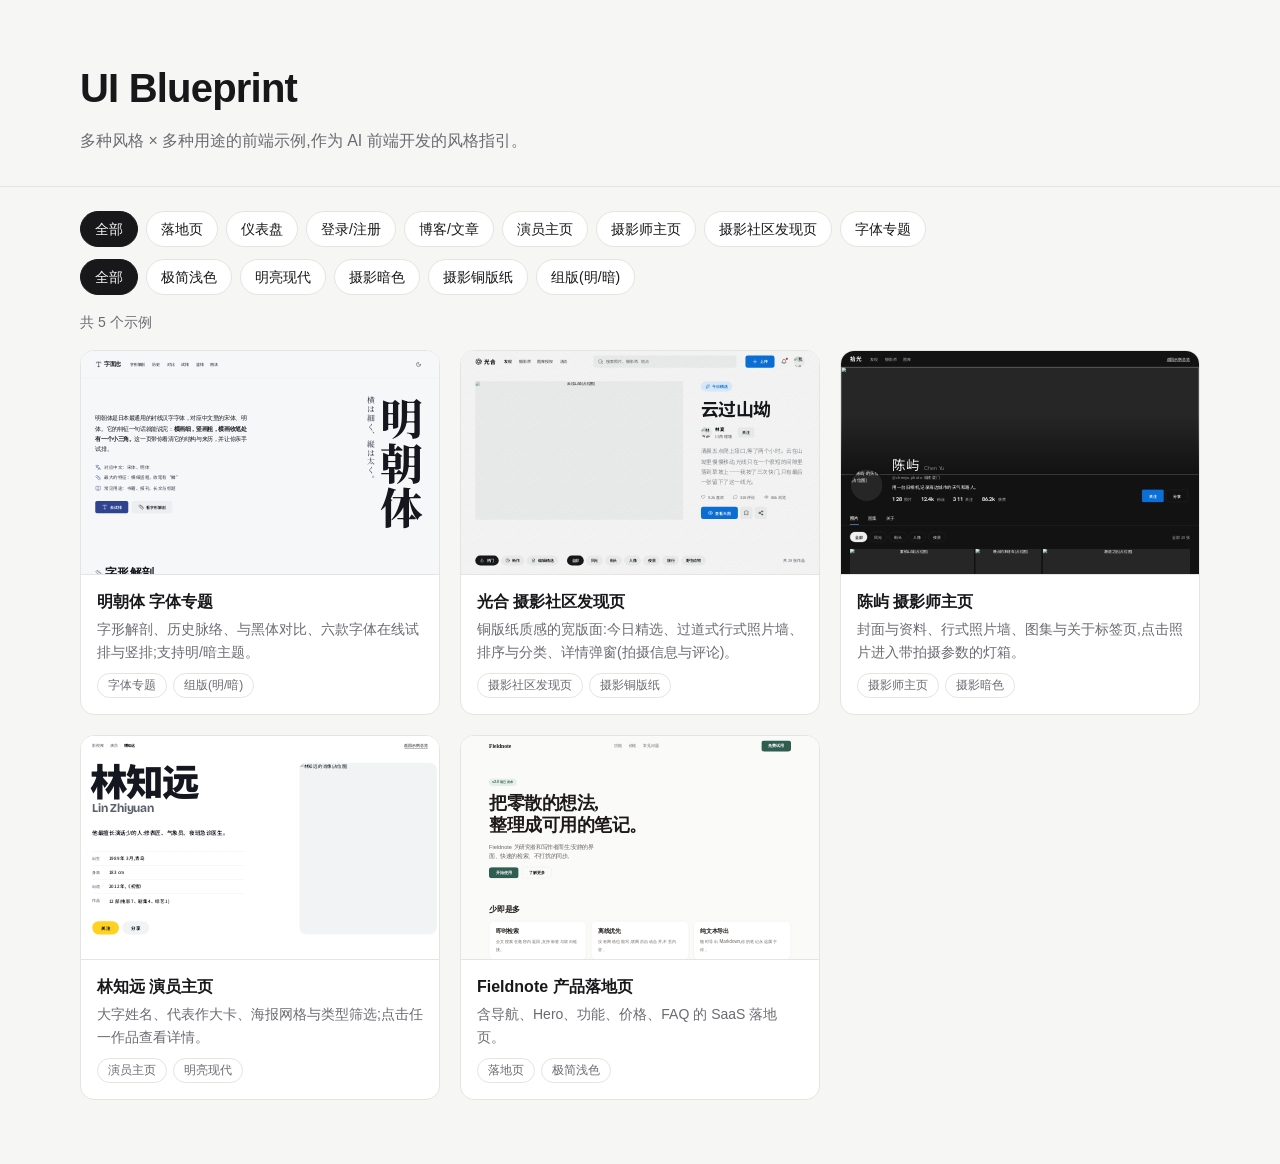
<file: index.html>
<!doctype html>
<html lang="zh-CN">
<head>
  <meta charset="utf-8">
  <meta name="viewport" content="width=device-width, initial-scale=1">
  <title>UI Blueprint — 示例总览</title>
  <meta name="description" content="多种风格与用途的前端页面示例与设计风格指引">
  <link rel="icon" href="data:,">
  <link rel="stylesheet" href="assets/gallery.css">
</head>
<body>
  <header class="top">
    <div class="wrap">
      <h1>UI Blueprint</h1>
      <p>多种风格 × 多种用途的前端示例,作为 AI 前端开发的风格指引。</p>
    </div>
  </header>
  <main class="wrap">
    <div class="filters" aria-label="筛选">
      <div class="group" id="f-use" role="group" aria-label="按用途"></div>
      <div class="group" id="f-style" role="group" aria-label="按风格"></div>
    </div>
    <p class="count" id="count" aria-live="polite"></p>
    <div class="cards" id="cards"></div>
  </main>
  <script src="assets/catalog.js"></script>
  <script src="assets/gallery.js"></script>
</body>
</html>
</file>
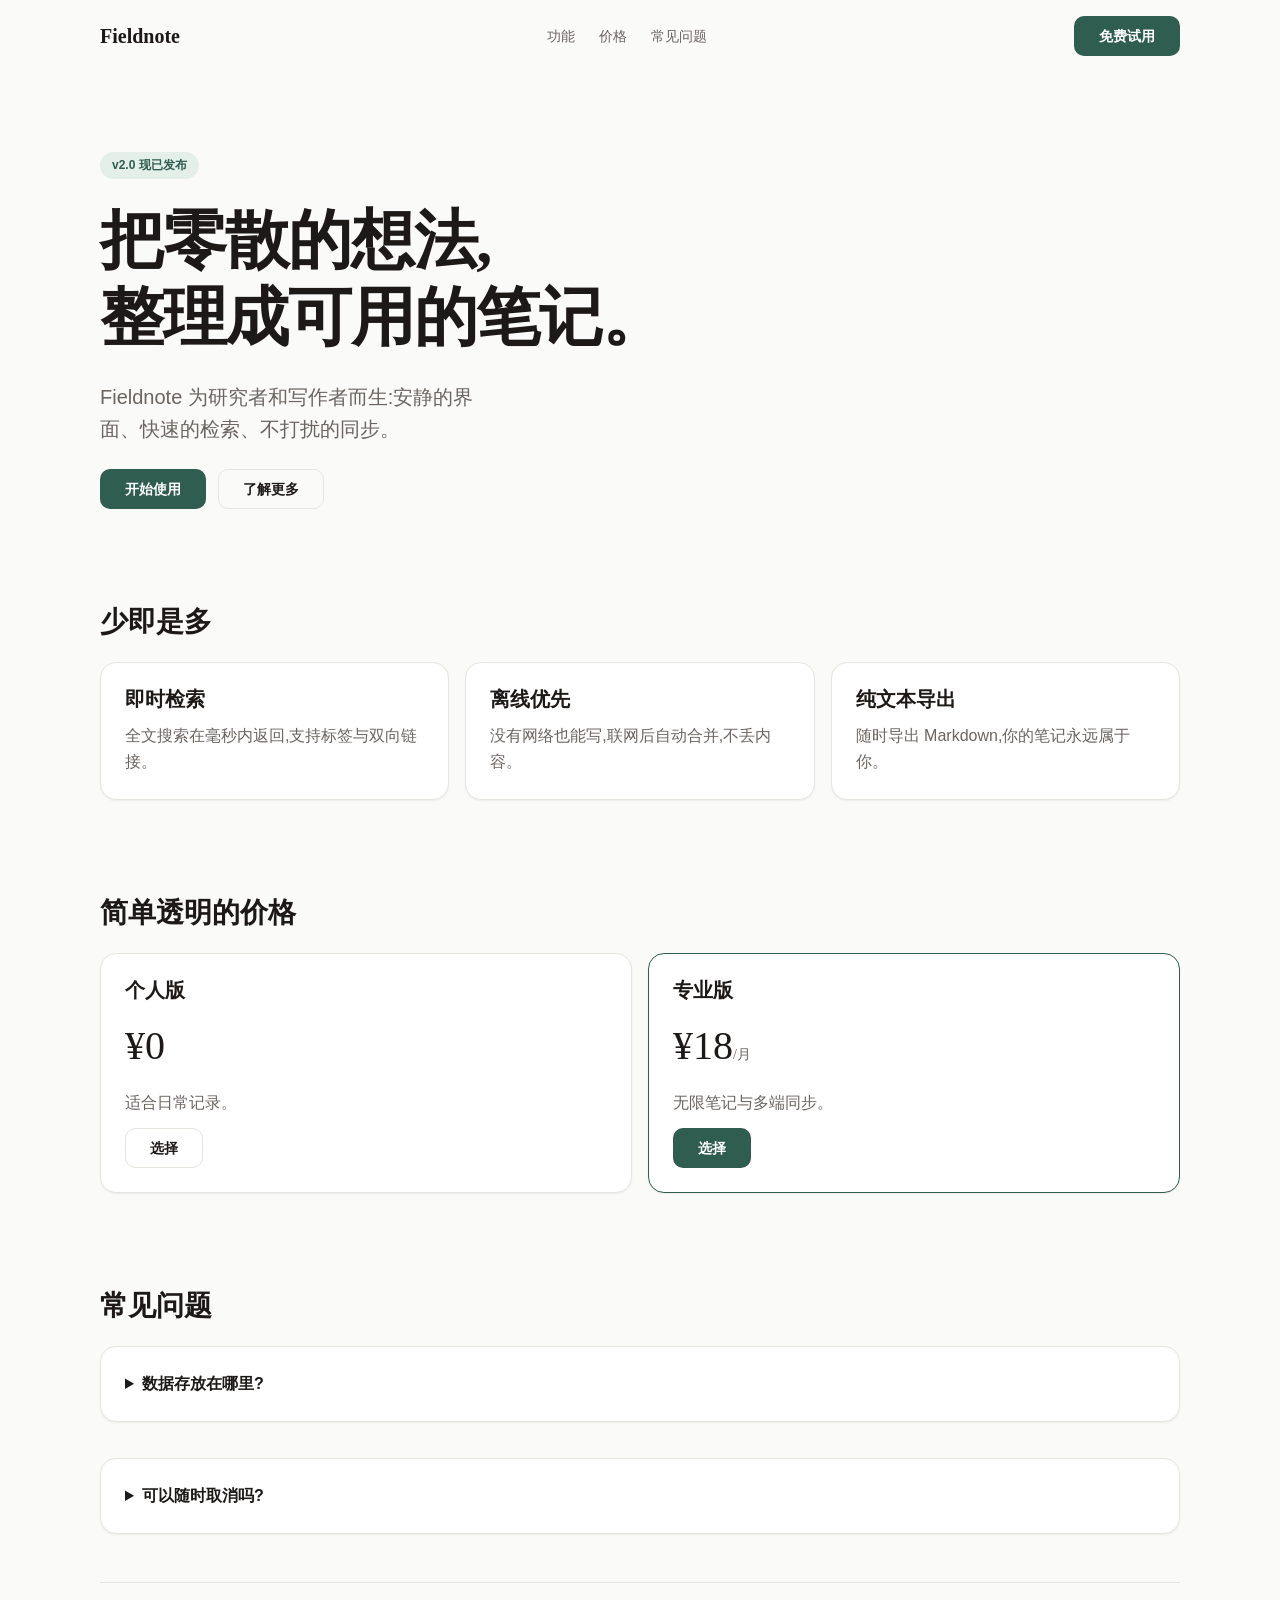
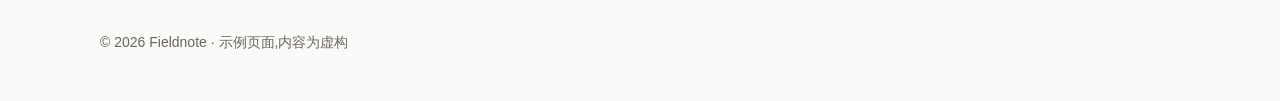
<file: examples/landing/minimal-light/index.html>
<!doctype html>
<html lang="zh-CN">
<head>
  <meta charset="utf-8">
  <meta name="viewport" content="width=device-width, initial-scale=1">
  <title>Fieldnote — 产品落地页(minimal-light)</title>
  <meta name="description" content="minimal-light 风格的 SaaS 落地页示例">
  <link rel="icon" href="data:,">
  <link rel="stylesheet" href="../../../styles/minimal-light/tokens.css">
  <link rel="stylesheet" href="../../../shared/base.css">
  <link rel="stylesheet" href="../../../styles/minimal-light/components.css">
  <link rel="stylesheet" href="./style.css">
</head>
<body>
  <header class="container nav">
    <strong class="brand">Fieldnote</strong>
    <ul class="nav-links">
      <li><a href="#features">功能</a></li>
      <li><a href="#pricing">价格</a></li>
      <li><a href="#faq">常见问题</a></li>
    </ul>
    <a class="btn btn-primary" href="#pricing">免费试用</a>
  </header>

  <main>
    <section class="container hero">
      <span class="badge">v2.0 现已发布</span>
      <h1>把零散的想法,<br>整理成可用的笔记。</h1>
      <p class="lead">Fieldnote 为研究者和写作者而生:安静的界面、快速的检索、不打扰的同步。</p>
      <div class="actions">
        <a class="btn btn-primary" href="#pricing">开始使用</a>
        <a class="btn btn-ghost" href="#features">了解更多</a>
      </div>
    </section>

    <section id="features" class="container section">
      <h2>少即是多</h2>
      <div class="grid">
        <article class="card"><h3>即时检索</h3><p>全文搜索在毫秒内返回,支持标签与双向链接。</p></article>
        <article class="card"><h3>离线优先</h3><p>没有网络也能写,联网后自动合并,不丢内容。</p></article>
        <article class="card"><h3>纯文本导出</h3><p>随时导出 Markdown,你的笔记永远属于你。</p></article>
      </div>
    </section>

    <section id="pricing" class="container section">
      <h2>简单透明的价格</h2>
      <div class="grid two">
        <article class="card"><h3>个人版</h3><p class="price">¥0</p><p>适合日常记录。</p><a class="btn btn-ghost" href="#">选择</a></article>
        <article class="card plan-pro"><h3>专业版</h3><p class="price">¥18<small>/月</small></p><p>无限笔记与多端同步。</p><a class="btn btn-primary" href="#">选择</a></article>
      </div>
    </section>

    <section id="faq" class="container section">
      <h2>常见问题</h2>
      <details class="card"><summary>数据存放在哪里?</summary><p>默认存放在本地,开启同步后加密存储在云端。</p></details>
      <details class="card"><summary>可以随时取消吗?</summary><p>可以,取消后仍可使用个人版功能。</p></details>
    </section>
  </main>

  <footer class="container foot">© 2026 Fieldnote · 示例页面,内容为虚构</footer>
</body>
</html>
</file>
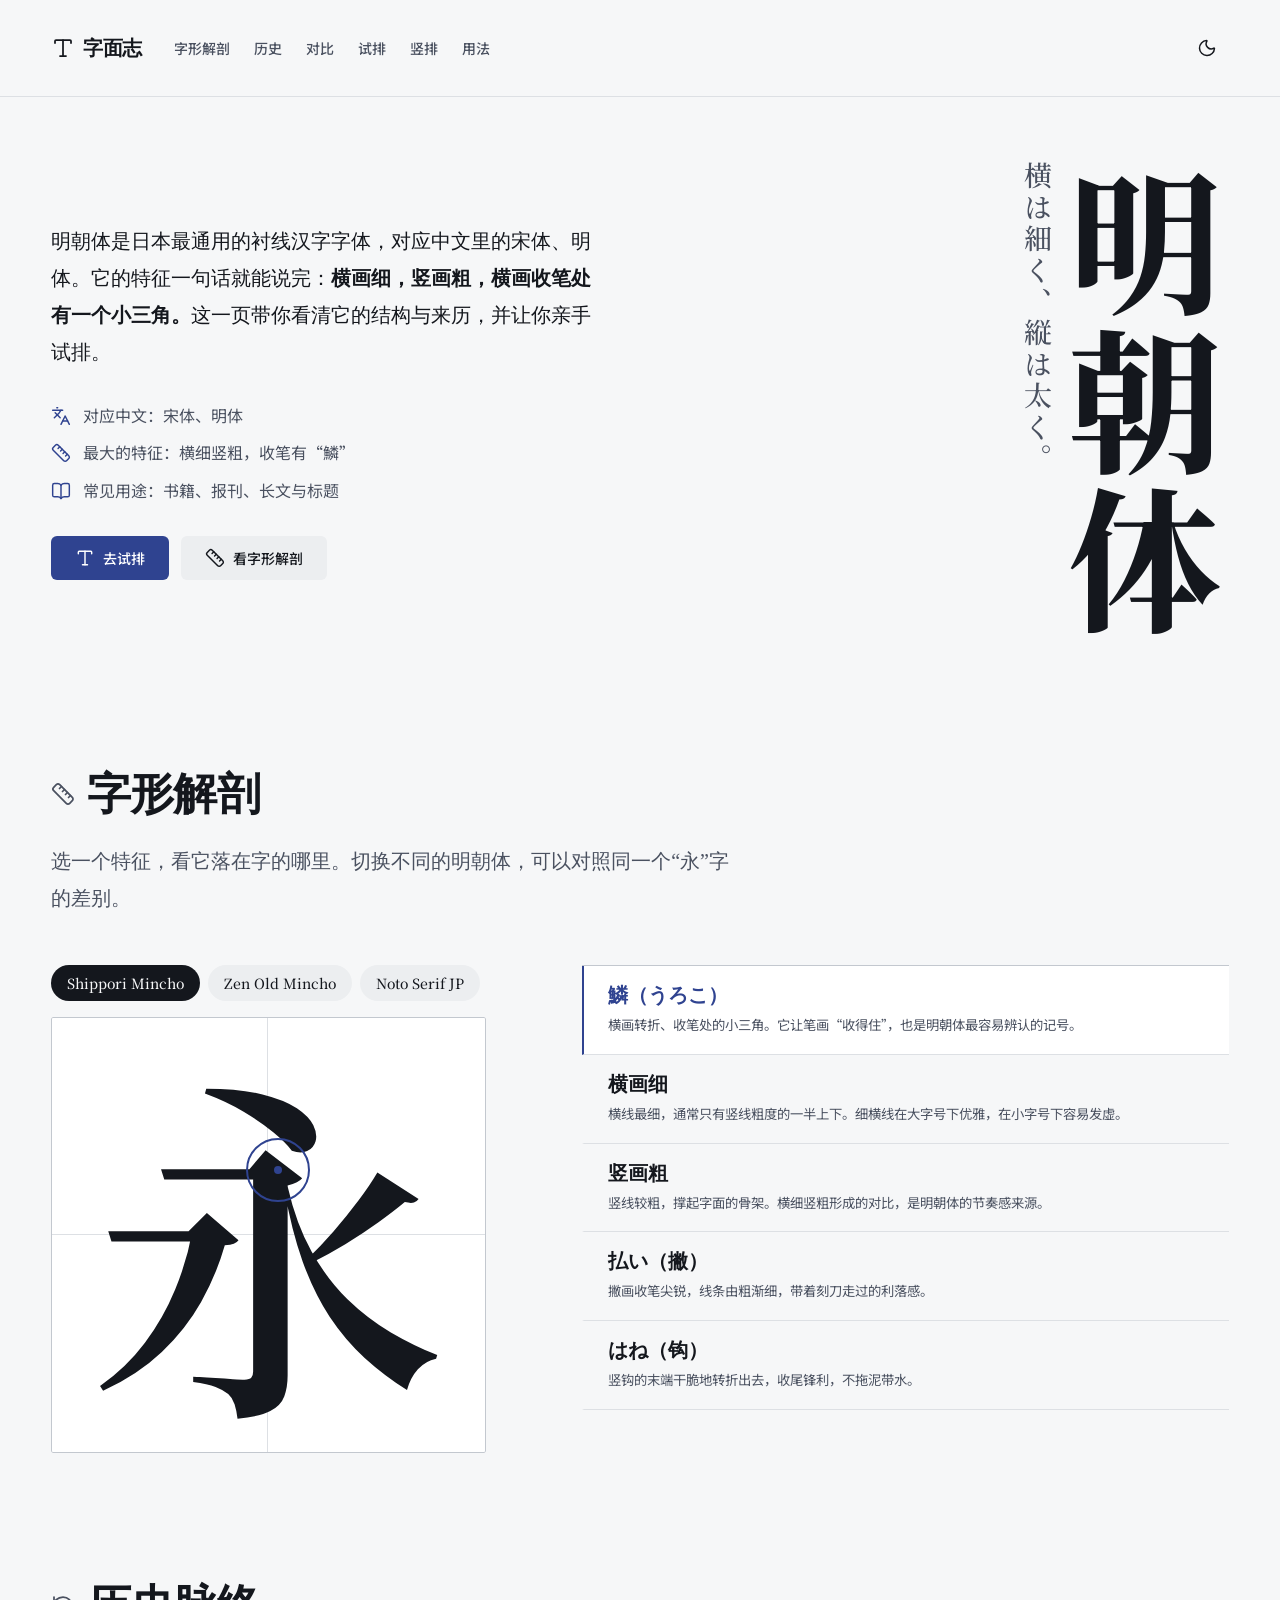
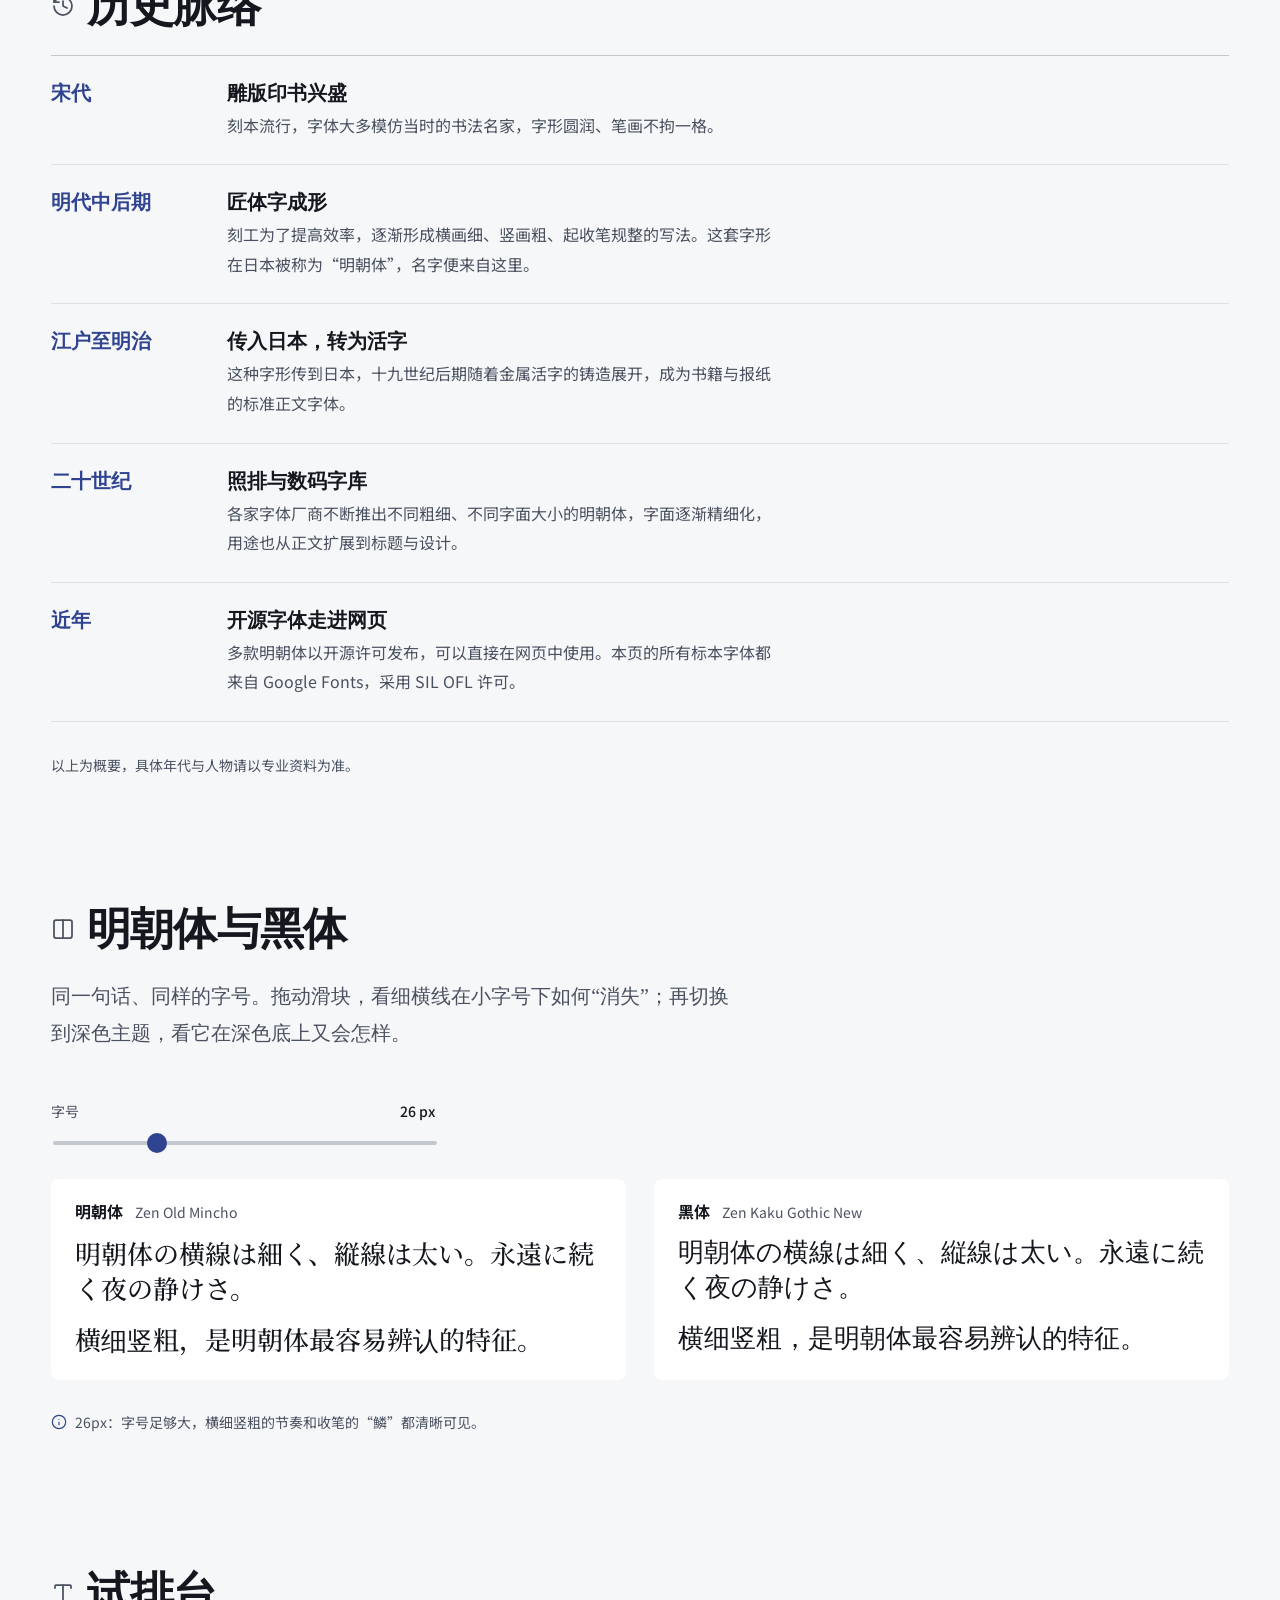
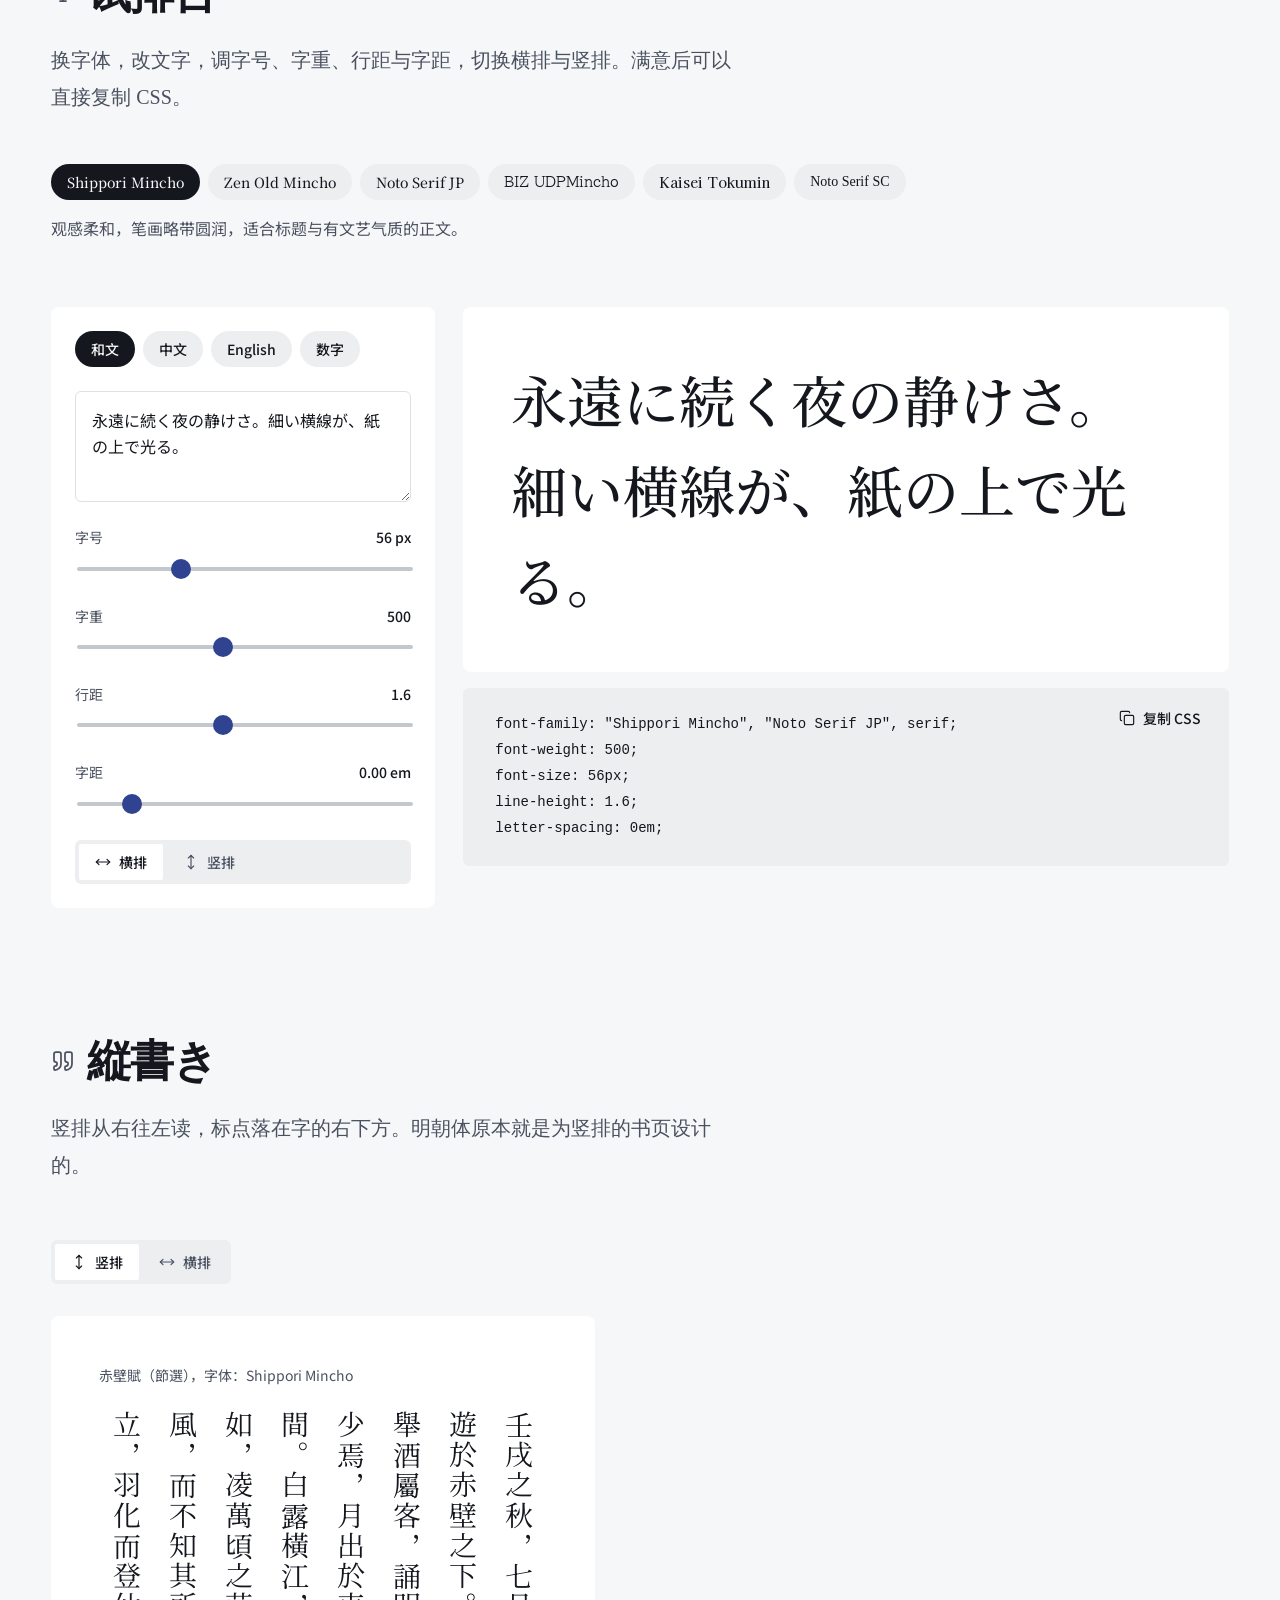
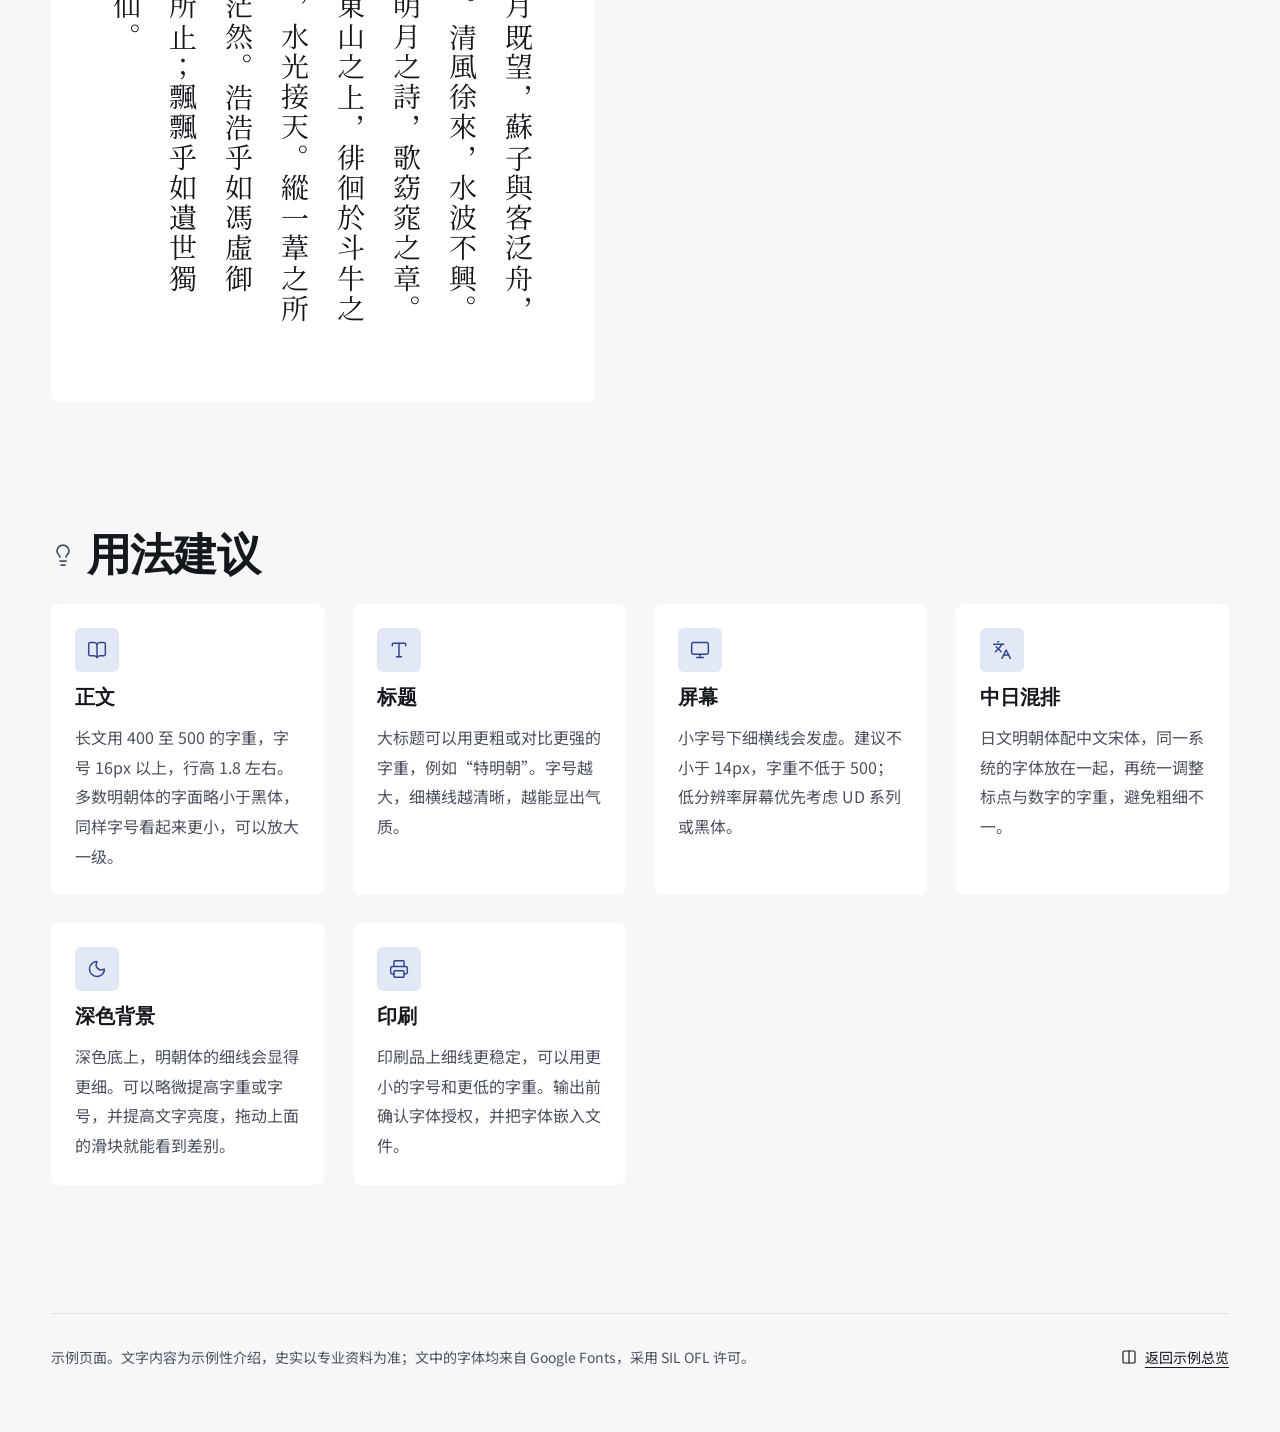
<file: examples/type-specimen/typeset/index.html>
<!doctype html>
<html lang="zh-CN">
<head>
  <meta charset="utf-8">
  <meta name="viewport" content="width=device-width, initial-scale=1">
  <title>明朝体 — 字体专题（组版）</title>
  <meta name="description" content="明朝体字体专题示例：字形解剖、历史脉络、与黑体对比、在线试排与竖排。">
  <meta name="color-scheme" content="light dark">
  <link rel="icon" href="data:,">
  <link rel="preconnect" href="https://fonts.googleapis.com">
  <link rel="preconnect" href="https://fonts.gstatic.com" crossorigin>
  <!-- 标本字体：体积较大，只在这个示例里引入 -->
  <link rel="stylesheet" href="https://fonts.googleapis.com/css2?family=Shippori+Mincho:wght@400;500;600;700;800&family=Zen+Old+Mincho:wght@400;500;600;700;900&family=Noto+Serif+JP:wght@200..900&family=BIZ+UDPMincho:wght@400;700&family=Kaisei+Tokumin:wght@400;500;700;800&family=Zen+Kaku+Gothic+New:wght@400;500;700;900&family=Noto+Serif+SC:wght@200..900&display=swap">
  <link rel="stylesheet" href="../../../styles/typeset/tokens.css">
  <link rel="stylesheet" href="../../../shared/base.css">
  <link rel="stylesheet" href="../../../shared/icons.css">
  <link rel="stylesheet" href="../../../styles/typeset/components.css">
  <link rel="stylesheet" href="./style.css">
  <script>
    /* 在渲染前确定主题，避免闪烁：优先读取用户上次的选择，否则跟随系统 */
    (function () {
      var t = null;
      try { t = localStorage.getItem('typeset-theme'); } catch (e) {}
      if (t !== 'light' && t !== 'dark') t = window.matchMedia && matchMedia('(prefers-color-scheme: dark)').matches ? 'dark' : 'light';
      document.documentElement.setAttribute('data-theme', t);
    })();
  </script>
</head>
<body>
  <a class="skip" href="#main">跳到正文</a>

  <header class="site">
    <div class="container site__in">
      <a class="brand" href="#top"><span data-icon="type" data-icon-class="icon--lg"></span><span class="brand__name">字面志</span></a>
      <nav aria-label="本页目录">
        <ul class="site__nav">
          <li><a href="#anatomy">字形解剖</a></li>
          <li><a href="#history">历史</a></li>
          <li><a href="#compare">对比</a></li>
          <li><a href="#tester">试排</a></li>
          <li><a href="#vertical">竖排</a></li>
          <li><a href="#tips">用法</a></li>
        </ul>
      </nav>
      <button class="btn btn--icon btn--ghost btn--round" type="button" id="theme" aria-label="切换为深色主题" aria-pressed="false">
        <span data-icon="moon" class="theme__moon"></span><span data-icon="sun" class="theme__sun"></span>
      </button>
    </div>
  </header>

  <main id="main">
    <section class="hero container" id="top" aria-labelledby="heroTitle">
      <div class="hero__body">
        <h1 class="visually-hidden" id="heroTitle">明朝体</h1>
        <p class="hero__lede">明朝体是日本最通用的衬线汉字字体，对应中文里的宋体、明体。它的特征一句话就能说完：<strong>横画细，竖画粗，横画收笔处有一个小三角。</strong>这一页带你看清它的结构与来历，并让你亲手试排。</p>
        <ul class="hero__facts">
          <li><span data-icon="languages"></span><span>对应中文：宋体、明体</span></li>
          <li><span data-icon="ruler"></span><span>最大的特征：横细竖粗，收笔有“鱗”</span></li>
          <li><span data-icon="book-open"></span><span>常见用途：书籍、报刊、长文与标题</span></li>
        </ul>
        <div class="hero__actions">
          <a class="btn btn--primary" href="#tester"><span data-icon="type"></span>去试排</a>
          <a class="btn" href="#anatomy"><span data-icon="ruler"></span>看字形解剖</a>
        </div>
      </div>
      <div class="hero__vertical" aria-hidden="true">
        <span class="hero__big">明朝体</span>
        <span class="hero__sub">横は細く、縦は太く。</span>
      </div>
    </section>

    <section class="section container" id="anatomy" aria-labelledby="anatomyH">
      <h2 class="section__title" id="anatomyH"><span data-icon="ruler"></span>字形解剖</h2>
      <p class="section__lede">选一个特征，看它落在字的哪里。切换不同的明朝体，可以对照同一个“永”字的差别。</p>
      <div class="anatomy">
        <div class="anatomy__stage">
          <div class="chips" id="glyphFonts" role="group" aria-label="切换字体"></div>
          <div class="glyph" id="glyph">
            <span class="glyph__char" lang="ja">永</span>
            <span class="glyph__ring" id="ring" hidden></span>
          </div>
        </div>
        <ul class="features" id="features"></ul>
      </div>
    </section>

    <section class="section container" id="history" aria-labelledby="historyH">
      <h2 class="section__title" id="historyH"><span data-icon="history"></span>历史脉络</h2>
      <ol class="timeline" id="timeline"></ol>
      <p class="note">以上为概要，具体年代与人物请以专业资料为准。</p>
    </section>

    <section class="section container" id="compare" aria-labelledby="compareH">
      <h2 class="section__title" id="compareH"><span data-icon="columns-2"></span>明朝体与黑体</h2>
      <p class="section__lede">同一句话、同样的字号。拖动滑块，看细横线在小字号下如何“消失”；再切换到深色主题，看它在深色底上又会怎样。</p>
      <div class="compare">
        <div class="range compare__ctl">
          <div class="range__head"><label for="cmpSize">字号</label><output id="cmpSizeOut" for="cmpSize"></output></div>
          <input type="range" id="cmpSize" min="10" max="72" step="1" value="26">
        </div>
        <div class="compare__panels">
          <article class="card panel">
            <h3 class="panel__label">明朝体 <span>Zen Old Mincho</span></h3>
            <p class="panel__sample panel__sample--mincho" id="cmpMincho" lang="ja"></p>
            <p class="panel__sample panel__sample--mincho" id="cmpMinchoZh" lang="zh-Hans"></p>
          </article>
          <article class="card panel">
            <h3 class="panel__label">黑体 <span>Zen Kaku Gothic New</span></h3>
            <p class="panel__sample panel__sample--gothic" id="cmpGothic" lang="ja"></p>
            <p class="panel__sample panel__sample--gothic" id="cmpGothicZh" lang="zh-Hans"></p>
          </article>
        </div>
        <p class="hint" id="cmpHint" role="status" aria-live="polite"><span data-icon="info" data-icon-class="icon--sm"></span><span id="cmpHintText"></span></p>
      </div>
    </section>

    <section class="section container" id="tester" aria-labelledby="testerH">
      <h2 class="section__title" id="testerH"><span data-icon="type"></span>试排台</h2>
      <p class="section__lede">换字体，改文字，调字号、字重、行距与字距，切换横排与竖排。满意后可以直接复制 CSS。</p>
      <div class="chips" id="fontChips" role="group" aria-label="选择字体"></div>
      <p class="font-note" id="fontNote"></p>
      <div class="tester">
        <div class="tester__controls card">
          <div class="chips" id="presets" role="group" aria-label="示例文字"></div>
          <label class="visually-hidden" for="textIn">试排文字</label>
          <textarea class="textarea" id="textIn" rows="3" spellcheck="false"></textarea>
          <div class="range"><div class="range__head"><label for="sizeIn">字号</label><output id="sizeOut" for="sizeIn"></output></div><input type="range" id="sizeIn" min="12" max="160" step="1" value="56"></div>
          <div class="range"><div class="range__head"><label for="weightIn">字重</label><output id="weightOut" for="weightIn"></output></div><input type="range" id="weightIn" min="200" max="900" step="100" value="500"></div>
          <div class="range"><div class="range__head"><label for="leadIn">行距</label><output id="leadOut" for="leadIn"></output></div><input type="range" id="leadIn" min="1" max="2.4" step="0.1" value="1.6"></div>
          <div class="range"><div class="range__head"><label for="trackIn">字距</label><output id="trackOut" for="trackIn"></output></div><input type="range" id="trackIn" min="-0.05" max="0.3" step="0.01" value="0"></div>
          <div class="seg" id="dir" role="group" aria-label="排版方向">
            <button type="button" data-dir="h" aria-pressed="true"><span data-icon="move-horizontal" data-icon-class="icon--sm"></span>横排</button>
            <button type="button" data-dir="v" aria-pressed="false"><span data-icon="move-vertical" data-icon-class="icon--sm"></span>竖排</button>
          </div>
        </div>
        <div class="tester__out">
          <div class="tester__preview" id="preview" lang="ja"></div>
          <div class="snippet">
            <pre id="snippet" tabindex="0"></pre>
            <button class="btn btn--sm" type="button" id="copy"><span data-icon="copy" data-icon-class="icon--sm"></span><span id="copyLabel">复制 CSS</span></button>
          </div>
        </div>
      </div>
    </section>

    <section class="section container" id="vertical" aria-labelledby="verticalH">
      <h2 class="section__title" id="verticalH"><span data-icon="quote"></span>縦書き</h2>
      <p class="section__lede">竖排从右往左读，标点落在字的右下方。明朝体原本就是为竖排的书页设计的。</p>
      <div class="seg" id="vDir" role="group" aria-label="切换排版方向">
        <button type="button" data-dir="v" aria-pressed="true"><span data-icon="move-vertical" data-icon-class="icon--sm"></span>竖排</button>
        <button type="button" data-dir="h" aria-pressed="false"><span data-icon="move-horizontal" data-icon-class="icon--sm"></span>横排</button>
      </div>
      <figure class="vertical" id="vFig">
        <figcaption class="vertical__cap" id="vCap"></figcaption>
        <div class="vertical__text" id="vText" lang="ja" tabindex="0"></div>
      </figure>
    </section>

    <section class="section container" id="tips" aria-labelledby="tipsH">
      <h2 class="section__title" id="tipsH"><span data-icon="lightbulb"></span>用法建议</h2>
      <ul class="tips" id="tipList"></ul>
    </section>
  </main>

  <footer class="foot container">
    <p>示例页面。文字内容为示例性介绍，史实以专业资料为准；文中的字体均来自 Google Fonts，采用 SIL OFL 许可。</p>
    <a class="foot__back" href="../../../index.html"><span data-icon="columns-2" data-icon-class="icon--sm"></span>返回示例总览</a>
  </footer>

  <script src="../../../shared/icons.js"></script>
  <script src="./data.js"></script>
  <script src="./main.js"></script>
</body>
</html>
</file>
<file: assets/gallery.css>
:root { --bg:#f6f6f4; --fg:#18181b; --muted:#6b6b72; --line:#e4e4e0; --card:#fff; --accent:#18181b; }
@media (prefers-color-scheme: dark) {
  :root { --bg:#111113; --fg:#f4f4f5; --muted:#a1a1aa; --line:#2a2a2e; --card:#1a1a1d; --accent:#f4f4f5; }
}
* { box-sizing: border-box; }
body { margin:0; background:var(--bg); color:var(--fg); font:16px/1.6 ui-sans-serif,-apple-system,"Segoe UI","PingFang SC","Microsoft YaHei",sans-serif; }
.wrap { width:min(100% - 32px, 1120px); margin-inline:auto; }
.top { padding:56px 0 32px; border-bottom:1px solid var(--line); }
.top h1 { margin:0 0 8px; font-size:clamp(28px,5vw,40px); letter-spacing:-.02em; }
.top p { margin:0; color:var(--muted); }
.filters { display:grid; gap:12px; padding:24px 0 8px; }
.group { display:flex; flex-wrap:wrap; gap:8px; }
.chip { border:1px solid var(--line); background:var(--card); color:var(--fg); padding:6px 14px; border-radius:999px; font:inherit; font-size:14px; cursor:pointer; }
.chip[aria-pressed="true"] { background:var(--accent); color:var(--bg); border-color:var(--accent); }
.chip:focus-visible, .card a:focus-visible { outline:2px solid var(--accent); outline-offset:2px; }
.count { color:var(--muted); font-size:14px; margin:8px 0 16px; }
.cards { display:grid; gap:20px; grid-template-columns:repeat(auto-fill,minmax(280px,1fr)); padding-bottom:64px; }
.card { background:var(--card); border:1px solid var(--line); border-radius:14px; overflow:hidden; }
.card a { display:block; color:inherit; text-decoration:none; }
.thumb { position:relative; aspect-ratio:16/10; overflow:hidden; background:#fff; border-bottom:1px solid var(--line); }
.thumb iframe { position:absolute; top:0; left:0; width:1280px; height:800px; border:0; transform-origin:0 0; pointer-events:none; }
.meta { padding:14px 16px 16px; }
.meta h2 { margin:0 0 4px; font-size:16px; }
.meta p { margin:0 0 10px; color:var(--muted); font-size:14px; }
.tags { display:flex; gap:6px; flex-wrap:wrap; }
.tag { font-size:12px; padding:2px 10px; border-radius:999px; border:1px solid var(--line); color:var(--muted); }
.empty { color:var(--muted); grid-column:1/-1; padding:32px 0; }
</file>
<file: styles/minimal-light/tokens.css>
/* Style: minimal-light — 克制、留白、浅色、单一强调色。
   令牌名称是所有风格共同遵守的“契约”,新增风格必须定义同一套名称。 */
:root {
  /* color */
  --color-bg: #fafaf9;
  --color-surface: #ffffff;
  --color-surface-alt: #f3f2ef;
  --color-text: #1c1917;
  --color-text-muted: #6b6560;
  --color-border: #e7e5e0;
  --color-primary: #2f5d50;
  --color-primary-hover: #254a40;
  --color-primary-contrast: #ffffff;
  --color-accent-soft: #e4efe9;

  /* font */
  --font-sans: ui-sans-serif, -apple-system, "Segoe UI", "PingFang SC", "Microsoft YaHei", sans-serif;
  --font-display: ui-serif, "Iowan Old Style", Georgia, "Songti SC", serif;
  --font-mono: ui-monospace, SFMono-Regular, Menlo, monospace;

  /* type scale */
  --text-xs: 0.75rem;
  --text-sm: 0.875rem;
  --text-md: 1rem;
  --text-lg: 1.25rem;
  --text-xl: 1.75rem;
  --text-2xl: 2.5rem;
  --text-3xl: clamp(2.5rem, 6vw, 4rem);

  /* space (4px base) */
  --space-1: 0.25rem;
  --space-2: 0.5rem;
  --space-3: 0.75rem;
  --space-4: 1rem;
  --space-5: 1.5rem;
  --space-6: 2rem;
  --space-7: 3rem;
  --space-8: 5rem;

  /* shape & depth */
  --radius-sm: 6px;
  --radius-md: 10px;
  --radius-lg: 16px;
  --shadow-sm: 0 1px 2px rgb(28 25 23 / 0.06);
  --shadow-md: 0 8px 24px rgb(28 25 23 / 0.08);

  /* layout & motion */
  --container: 1080px;
  --ease: cubic-bezier(0.2, 0.6, 0.2, 1);
  --duration: 160ms;
}
</file>
<file: shared/base.css>
/* 与风格无关的最小基础层:重置 + 无障碍基线。
   所有颜色/字体/间距都必须来自风格的 tokens.css,这里不写任何具体视觉值。 */
*, *::before, *::after { box-sizing: border-box; }
html { -webkit-text-size-adjust: 100%; scroll-behavior: smooth; }
body {
  margin: 0;
  background: var(--color-bg);
  color: var(--color-text);
  font-family: var(--font-sans);
  font-size: var(--text-md);
  line-height: 1.6;
  -webkit-font-smoothing: antialiased;
}
img, svg, video { max-width: 100%; display: block; }
h1, h2, h3, h4 { margin: 0; line-height: 1.2; font-family: var(--font-display, var(--font-sans)); }
p { margin: 0; }
a { color: inherit; }
/* 焦点环:新风格提供 --focus-ring-* 令牌;括号里的回退值仅为兼容旧风格 */
:focus-visible { outline: var(--focus-ring-width, 2px) solid var(--color-focus, var(--color-primary)); outline-offset: var(--focus-ring-offset, 2px); } /* token-check-ignore: 兼容旧风格的回退值 */
@media (prefers-reduced-motion: reduce) {
  *, *::before, *::after { animation: none !important; transition: none !important; scroll-behavior: auto !important; }
}
</file>
<file: styles/minimal-light/components.css>
/* minimal-light 的通用组件。只使用 tokens.css 中的变量。 */
.container { width: min(100% - 2 * var(--space-5), var(--container)); margin-inline: auto; }

.btn {
  display: inline-flex; align-items: center; justify-content: center; gap: var(--space-2);
  padding: var(--space-3) var(--space-5);
  border: 1px solid transparent; border-radius: var(--radius-md);
  font: 600 var(--text-sm)/1 var(--font-sans); text-decoration: none; cursor: pointer;
  transition: background var(--duration) var(--ease), border-color var(--duration) var(--ease);
}
.btn-primary { background: var(--color-primary); color: var(--color-primary-contrast); }
.btn-primary:hover { background: var(--color-primary-hover); }
.btn-ghost { background: transparent; color: var(--color-text); border-color: var(--color-border); }
.btn-ghost:hover { background: var(--color-surface-alt); }

.card {
  background: var(--color-surface); border: 1px solid var(--color-border);
  border-radius: var(--radius-lg); padding: var(--space-5); box-shadow: var(--shadow-sm);
}

.badge {
  display: inline-block; padding: var(--space-1) var(--space-3);
  background: var(--color-accent-soft); color: var(--color-primary);
  border-radius: 999px; font-size: var(--text-xs); font-weight: 600;
}

.nav { display: flex; align-items: center; justify-content: space-between; padding-block: var(--space-4); }
.nav-links { display: flex; gap: var(--space-5); list-style: none; margin: 0; padding: 0; font-size: var(--text-sm); color: var(--color-text-muted); }
.nav-links a { text-decoration: none; }
.nav-links a:hover { color: var(--color-text); }
@media (max-width: 640px) { .nav-links { display: none; } }
</file>
<file: examples/landing/minimal-light/style.css>
/* 仅放这个示例独有的版式;颜色/字号/间距一律用令牌。 */
.brand { font-family: var(--font-display); font-size: var(--text-lg); }
.hero { padding-block: var(--space-8) var(--space-7); display: grid; gap: var(--space-5); justify-items: start; }
.hero h1 { font-size: var(--text-3xl); letter-spacing: -0.02em; }
.lead { font-size: var(--text-lg); color: var(--color-text-muted); max-width: 36ch; }
.actions { display: flex; gap: var(--space-3); flex-wrap: wrap; }
.section { padding-block: var(--space-7); display: grid; gap: var(--space-5); }
.section h2 { font-size: var(--text-xl); }
.grid { display: grid; gap: var(--space-4); grid-template-columns: repeat(auto-fit, minmax(220px, 1fr)); }
.grid.two { grid-template-columns: repeat(auto-fit, minmax(260px, 1fr)); }
.card { display: grid; gap: var(--space-3); align-content: start; }
.card h3 { font-size: var(--text-lg); }
.card p { color: var(--color-text-muted); }
.price { font-family: var(--font-display); font-size: var(--text-2xl); color: var(--color-text) !important; }
.price small { font-size: var(--text-sm); color: var(--color-text-muted); }
.plan-pro { border-color: var(--color-primary); }
summary { cursor: pointer; font-weight: 600; }
details p { margin-top: var(--space-3); }
details + details { margin-top: var(--space-3); }
.foot { padding-block: var(--space-7); color: var(--color-text-muted); font-size: var(--text-sm); border-top: 1px solid var(--color-border); }
.card .btn { justify-self: start; }
details.card { display: block; }
</file>
<file: styles/typeset/tokens.css>
/* ============================================================================
   Style: typeset(组版)
   冷白纸 + 靛蓝(藍)。罫线(细线)是内容的一部分:基线、字面框、栏线。明/暗两套主题。
   圆角偏小,像印刷品:图 2px、控件 6px、容器 8px、浮层 12px。

   令牌分三层——这是整个设计系统的骨架:
     第 1 层 ref(原始值)   调色板、间距/圆角/字号刻度。只有这一层写字面量,且只被第 2 层引用。
     第 2 层 semantic(语义) 按“角色”命名:--color-text、--radius-control、--gap-aisle……
                              示例与组件只能用这一层(以及各组件自己声明的局部令牌)。
     第 3 层 component(组件) 写在 components.css 里,如 .btn 的 --btn-h、--btn-radius,
                              从第 2 层取值,可在单个实例上覆盖。
   换风格 = 改第 1 层的值 + 第 2 层的映射;示例与组件一行都不用动。
   令牌的完整约定与圆角用法见 docs/tokens.md。
   主题:语义层的颜色在 :root[data-theme="dark"] 中整体换映射(示例与组件无需改动)。
   ========================================================================== */
@import url("https://fonts.googleapis.com/css2?family=Noto+Sans+SC:wght@300;400;500;700;900&family=Noto+Serif+SC:wght@300;400;500;600;700;900&display=swap");
:root {
  /* ======================= 第 1 层 · ref(原始值) ======================= */

  /* 调色板(亮):冷白纸与藍墨 */
  --ref-paper-0: #ffffff;
  --ref-paper-50: #f6f7f8;
  --ref-paper-100: #eceef0;
  --ref-paper-200: #dde0e4;
  --ref-paper-300: #c3c8cf;
  --ref-ink-900: #14171d;
  --ref-ink-700: #333945;
  --ref-ink-500: #4a5160;
  --ref-indigo-600: #2f4390;
  --ref-indigo-700: #26377a;
  --ref-indigo-100: #e3e8f7;
  --ref-red-600: #c0392b;
  --ref-ink-a72: rgb(20 23 29 / 0.72);
  /* 调色板(暗):深藍墨与冷灰字 */
  --ref-night-950: #0d1016;
  --ref-night-900: #141922;
  --ref-night-800: #1c222d;
  --ref-night-700: #2a3140;
  --ref-night-600: #3b4558;
  --ref-mist-100: #e9ecf1;
  --ref-mist-400: #a6aebd;
  --ref-periwinkle-400: #93a6ff;
  --ref-periwinkle-500: #6b82f0;

  /* 间距刻度(4px 基准) */
  --ref-space-1: 0.25rem;
  --ref-space-2: 0.5rem;
  --ref-space-3: 0.75rem;
  --ref-space-4: 1rem;
  --ref-space-5: 1.5rem;
  --ref-space-6: 2rem;
  --ref-space-7: 3rem;
  --ref-space-8: 4rem;
  --ref-space-9: 6rem;
  --ref-space-10: 8rem;

  /* 圆角刻度 */
  --ref-radius-1: 2px;
  --ref-radius-2: 6px;
  --ref-radius-3: 8px;
  --ref-radius-4: 12px;
  --ref-radius-full: 999px;

  /* 字号刻度 */
  --ref-text-1: 0.75rem;
  --ref-text-2: 0.875rem;
  --ref-text-3: 1rem;
  --ref-text-4: 1.25rem;
  --ref-text-5: 1.75rem;

  /* ======================= 第 2 层 · semantic(语义) ======================= */

  /* 颜色(亮主题;暗主题见文末) */
  --color-bg: var(--ref-paper-50);
  --color-surface: var(--ref-paper-0);
  --color-surface-alt: var(--ref-paper-100);
  --color-skeleton: var(--ref-paper-100);
  --color-text: var(--ref-ink-900);
  --color-text-muted: var(--ref-ink-500);
  --color-border: var(--ref-paper-200);
  --color-border-strong: var(--ref-paper-300);
  --color-primary: var(--ref-indigo-600);
  --color-primary-hover: var(--ref-indigo-700);
  --color-primary-contrast: var(--ref-paper-0);
  --color-accent-soft: var(--ref-indigo-100);
  --color-link: var(--ref-indigo-600);
  --color-danger: var(--ref-red-600);
  --color-focus: var(--ref-indigo-600);
  --color-scrim: var(--ref-ink-a72);
  --color-on-scrim: var(--ref-paper-0);
  --color-on-media: var(--ref-paper-0);
  --color-annotation: var(--ref-indigo-600);   /* 字形解剖图上的标注线 */

  /* 字体 */
  --font-sans: "Noto Sans SC", ui-sans-serif, -apple-system, "PingFang SC", "Microsoft YaHei", sans-serif;
  --font-serif: "Noto Serif SC", "Songti SC", "SimSun", serif;
  --font-display: var(--font-serif);
  --font-mono: ui-monospace, SFMono-Regular, Menlo, monospace;
  /* 被讨论的“标本字体”。这些字体由示例页面自己加载(体积大,按需引入) */
  --font-mincho-shippori: "Shippori Mincho", "Noto Serif JP", serif;
  --font-mincho-zen: "Zen Old Mincho", "Noto Serif JP", serif;
  --font-mincho-noto: "Noto Serif JP", serif;
  --font-mincho-biz: "BIZ UDPMincho", "Noto Serif JP", serif;
  --font-mincho-kaisei: "Kaisei Tokumin", "Noto Serif JP", serif;
  --font-song-sc: "Noto Serif SC", "Songti SC", serif;
  --font-gothic-ref: "Zen Kaku Gothic New", "Noto Sans JP", sans-serif;
  --weight-light: 300;
  --weight-regular: 400;
  --weight-medium: 500;
  --weight-bold: 700;
  --weight-black: 800;
  --leading-tight: 1.15;
  --leading-snug: 1.35;
  --leading-normal: 1.6;
  --leading-relaxed: 1.85;
  --leading-vertical: 2;                    /* 竖排的列距 */
  --tracking-tight: -0.02em;
  --tracking-wide: 0.04em;
  --tracking-wider: 0.08em;
  --tracking-widest: 0.12em;

  /* 字号(角色向的别名映射到刻度;大标题带响应式) */
  --text-xs: var(--ref-text-1);
  --text-sm: var(--ref-text-2);
  --text-md: var(--ref-text-3);
  --text-lg: var(--ref-text-4);
  --text-xl: var(--ref-text-5);
  --text-2xl: clamp(2rem, 3.4vw, 2.75rem);
  --text-3xl: clamp(2.5rem, 5vw, 4.25rem);
  --text-specimen-hero: clamp(5.5rem, 12vw, 11.5rem);      /* 开篇的竖排巨字 */
  --text-specimen-glyph: clamp(11rem, 24vw, 21rem);      /* 字形解剖的单字 */

  /* 间距 */
  --space-1: var(--ref-space-1);
  --space-2: var(--ref-space-2);
  --space-3: var(--ref-space-3);
  --space-4: var(--ref-space-4);
  --space-5: var(--ref-space-5);
  --space-6: var(--ref-space-6);
  --space-7: var(--ref-space-7);
  --space-8: var(--ref-space-8);
  --space-9: var(--ref-space-9);
  --space-10: var(--ref-space-10);
  /* 间距的“角色”:边界靠这些留白形成 */
  --gap-inline: var(--space-2);                        /* 图标与文字、相邻小控件 */
  --gap-stack: var(--space-4);                         /* 同一组内容上下 */
  --gap-aisle: clamp(1.25rem, 2.2vw, 2rem);            /* 同级项目之间 */
  --gap-section: var(--space-10);                      /* 大区块之间 */
  --pad-card: var(--space-5);
  --pad-page: clamp(1.25rem, 4vw, 4rem);
  --gutter: var(--pad-page);

  /* 圆角:按“角色”命名,而不是按大小命名。何时用哪个,见 docs/tokens.md */
  --radius-media: var(--ref-radius-1);      /* 图、字形框、标本框——印刷品的微圆角 */
  --radius-control: var(--ref-radius-2);    /* 按钮、输入框、下拉等可操作控件 */
  --radius-surface: var(--ref-radius-3);    /* 卡片、面板等承载内容的容器 */
  --radius-overlay: var(--ref-radius-4);    /* 弹窗、抽屉等浮在页面之上的最大容器 */
  --radius-pill: var(--ref-radius-full);    /* 标签、徽标、分段选项 */
  --radius-round: 50%;                      /* 头像 */
  --radius-sm: var(--radius-media);         /* 旧名兼容:sm / md / lg */
  --radius-md: var(--radius-control);
  --radius-lg: var(--radius-surface);

  /* 深度:边界靠留白与明度差,不靠阴影 */
  --shadow-sm: none;
  --shadow-md: none;
  --shadow-raised: 0 1.5rem 4rem -1rem rgb(20 23 29 / 0.28);  /* 仅浮层 */

  /* 尺寸 */
  --control-h-sm: 2.25rem;
  --control-h-md: 2.75rem;
  --control-h-lg: 3.25rem;
  --icon-sm: 1rem;
  --icon-md: 1.25rem;
  --icon-lg: 1.5rem;
  --icon-stroke: 1.75;
  --avatar-sm: 1.75rem;
  --avatar-md: 2.5rem;
  --avatar-lg: 4rem;
  --avatar-xl: 6rem;
  --border-width: 1px;
  --focus-ring-width: 2px;
  --focus-ring-offset: 2px;

  /* 布局 */
  --container: 80rem;
  --container-wide: 90rem;
  --measure: 34em;                          /* 正文行宽上限(约 34 个汉字) */
  --card-min-w: 17rem;
  --glyph-box: clamp(17rem, 34vw, 30rem);   /* 字形解剖的方框(单字取其 0.82) */
  --timeline-when-w: 9rem;
  --vertical-h: 34rem;                      /* 竖排展示框的高度 */
  --controls-w: 24rem;                      /* 试排台左侧控制栏宽度 */
  --hotspot-size: 4rem;                     /* 字形解剖的标注圈 */
  --rule-width: 1px;
  --rule-width-strong: 2px;
  --range-track-h: 0.25rem;
  --range-thumb: 1.25rem;

  /* 动效 */
  --ease: cubic-bezier(0.2, 0.6, 0.2, 1);
  --duration-fast: 120ms;
  --duration: 200ms;
  --duration-slow: 1200ms;

  /* 层级 */
  --z-sticky: 20;

  color-scheme: light dark;
}

/* ======================= 暗主题:只重映射第 2 层颜色 ======================= */
:root[data-theme="dark"] {
  color-scheme: dark;
  --color-bg: var(--ref-night-950);
  --color-surface: var(--ref-night-900);
  --color-surface-alt: var(--ref-night-800);
  --color-skeleton: var(--ref-night-800);
  --color-text: var(--ref-mist-100);
  --color-text-muted: var(--ref-mist-400);
  --color-border: var(--ref-night-700);
  --color-border-strong: var(--ref-night-600);
  --color-primary: var(--ref-periwinkle-500);
  --color-primary-hover: var(--ref-periwinkle-400);
  --color-primary-contrast: var(--ref-night-950);
  --color-accent-soft: var(--ref-night-800);
  --color-link: var(--ref-periwinkle-400);
  --color-focus: var(--ref-periwinkle-400);
  --color-annotation: var(--ref-periwinkle-400);
}
@media (prefers-color-scheme: dark) {
  :root:not([data-theme="light"]) {
    color-scheme: dark;
    --color-bg: var(--ref-night-950);
    --color-surface: var(--ref-night-900);
    --color-surface-alt: var(--ref-night-800);
    --color-skeleton: var(--ref-night-800);
    --color-text: var(--ref-mist-100);
    --color-text-muted: var(--ref-mist-400);
    --color-border: var(--ref-night-700);
    --color-border-strong: var(--ref-night-600);
    --color-primary: var(--ref-periwinkle-500);
    --color-primary-hover: var(--ref-periwinkle-400);
    --color-primary-contrast: var(--ref-night-950);
    --color-accent-soft: var(--ref-night-800);
    --color-link: var(--ref-periwinkle-400);
    --color-focus: var(--ref-periwinkle-400);
    --color-annotation: var(--ref-periwinkle-400);
  }
}

@media (max-width: 900px) {
  :root { --vertical-h: 28rem; }
}
</file>
<file: shared/icons.css>
/* 图标样式:尺寸、线宽、颜色全部来自令牌。图标颜色继承文字色(currentColor)。 */
.icon {
  flex: none;
  width: var(--icon-md);
  height: var(--icon-md);
  fill: none;
  stroke: currentColor;
  stroke-width: var(--icon-stroke);
  stroke-linecap: round;
  stroke-linejoin: round;
}
.icon--sm { width: var(--icon-sm); height: var(--icon-sm); }
.icon--lg { width: var(--icon-lg); height: var(--icon-lg); }
/* 选中/已点赞等状态:用填充表达,不换另一套图标 */
[aria-pressed="true"] > .icon--fillable { fill: currentColor; }
</file>
<file: styles/typeset/components.css>
/* typeset 的通用组件。
   规则:只使用语义令牌(第 2 层);每个组件在自己的作用域里声明“组件令牌”(第 3 层),
   实例可以局部覆盖,例如 <button class="btn" style="--btn-h: var(--control-h-lg)">。 */

/* ---------- 页面骨架 ---------- */
.container { width: min(100% - 2 * var(--pad-page), var(--container-wide)); margin-inline: auto; }
.container--text { width: min(100% - 2 * var(--pad-page), var(--container)); }
.visually-hidden {
  position: absolute; width: var(--border-width); height: var(--border-width); margin: calc(-1 * var(--border-width)); padding: 0;
  overflow: hidden; clip: rect(0 0 0 0); white-space: nowrap; border: 0;
}
:focus-visible { outline: var(--focus-ring-width) solid var(--color-focus); outline-offset: var(--focus-ring-offset); }

/* ---------- 按钮 ---------- */
.btn {
  --btn-h: var(--control-h-md);
  --btn-pad-x: var(--space-5);
  --btn-radius: var(--radius-control);
  --btn-bg: var(--color-surface-alt);
  --btn-fg: var(--color-text);
  --btn-bg-hover: var(--color-border);
  display: inline-flex; align-items: center; justify-content: center; gap: var(--gap-inline);
  height: var(--btn-h); padding: 0 var(--btn-pad-x);
  border: 0; border-radius: var(--btn-radius);
  background: var(--btn-bg); color: var(--btn-fg);
  font: var(--weight-medium) var(--text-sm)/1 var(--font-sans); white-space: nowrap; cursor: pointer; text-decoration: none;
  transition: background var(--duration) var(--ease), transform var(--duration-fast) var(--ease);
}
.btn:hover:not(:disabled) { background: var(--btn-bg-hover); }
.btn:active:not(:disabled) { transform: scale(0.97); }
.btn:disabled { opacity: 0.4; cursor: default; }
.btn--primary { --btn-bg: var(--color-primary); --btn-fg: var(--color-primary-contrast); --btn-bg-hover: var(--color-primary-hover); }
.btn--ghost { --btn-bg: transparent; --btn-bg-hover: var(--color-surface-alt); }
.btn--sm { --btn-h: var(--control-h-sm); --btn-pad-x: var(--space-4); }
/* 仅图标的按钮:正方形,圆角沿用控件角色;需要圆形时加 .btn--round */
.btn--icon { --btn-pad-x: 0; width: var(--btn-h); }
.btn--round { --btn-radius: var(--radius-round); }
/* 压在照片上的悬浮按钮 */
.btn--on-media { --btn-bg: var(--color-on-media); --btn-bg-hover: var(--color-surface); }

/* ---------- 标签 / 分段选项(胶囊) ---------- */
.chip {
  --chip-h: var(--control-h-sm);
  display: inline-flex; align-items: center; gap: var(--gap-inline);
  height: var(--chip-h); padding: 0 var(--space-4);
  border: 0; border-radius: var(--radius-pill);
  background: var(--color-surface-alt); color: var(--color-text);
  font: var(--weight-medium) var(--text-sm)/1 var(--font-sans); white-space: nowrap; cursor: pointer;
  transition: background var(--duration) var(--ease);
}
button.chip:hover { background: var(--color-border); }
.chip[aria-pressed="true"], .chip[aria-selected="true"], .chip--solid { background: var(--color-text); color: var(--color-bg); }
.chip--soft { background: var(--color-accent-soft); color: var(--color-primary); }

/* ---------- 输入框 ---------- */
.field {
  --field-h: var(--control-h-md);
  display: flex; align-items: center; gap: var(--gap-inline);
  height: var(--field-h); padding: 0 var(--space-4);
  border-radius: var(--radius-control); background: var(--color-surface-alt); color: var(--color-text-muted);
}
.field input { flex: 1; min-width: 0; height: 100%; border: 0; background: transparent; color: var(--color-text); font: var(--weight-regular) var(--text-sm)/1 var(--font-sans); }
.field input::placeholder { color: var(--color-text-muted); }
.field input:focus-visible { outline: none; }
.field:focus-within { background: var(--color-surface); outline: var(--focus-ring-width) solid var(--color-focus); }

/* ---------- 头像 ---------- */
.avatar { --avatar-size: var(--avatar-md); flex: none; width: var(--avatar-size); height: var(--avatar-size); border-radius: var(--radius-round); overflow: hidden; background: var(--color-skeleton); }
.avatar img { width: 100%; height: 100%; object-fit: cover; display: block; }
.avatar--sm { --avatar-size: var(--avatar-sm); }
.avatar--lg { --avatar-size: var(--avatar-lg); }
.avatar--xl { --avatar-size: var(--avatar-xl); }

/* ---------- 卡片(承载内容的容器) ---------- */
.card {
  --card-radius: var(--radius-surface);
  --card-pad: var(--pad-card);
  padding: var(--card-pad); border-radius: var(--card-radius); background: var(--color-surface);
}
/* 照片(带微圆角、加载前的底色) */
.photo { border-radius: var(--radius-media); overflow: hidden; background: var(--color-skeleton); }
.photo img { width: 100%; height: 100%; object-fit: cover; display: block; }

/* ---------- 文本域 ---------- */
.textarea {
  width: 100%; min-height: calc(var(--control-h-lg) * 2); padding: var(--space-4);
  border: var(--border-width) solid var(--color-border); border-radius: var(--radius-control);
  background: var(--color-surface); color: var(--color-text); resize: vertical;
  font: var(--weight-regular) var(--text-md)/var(--leading-normal) var(--font-sans);
}
.textarea:focus-visible { outline: var(--focus-ring-width) solid var(--color-focus); outline-offset: 0; }

/* ---------- 分段控件(用于互斥选项,如 横排/竖排) ---------- */
.seg { display: inline-flex; padding: var(--space-1); gap: var(--space-1); border-radius: var(--radius-control); background: var(--color-surface-alt); }
.seg button {
  display: inline-flex; align-items: center; gap: var(--gap-inline); height: var(--control-h-sm); padding: 0 var(--space-4);
  border: 0; border-radius: var(--radius-media); background: transparent; color: var(--color-text-muted);
  font: var(--weight-medium) var(--text-sm)/1 var(--font-sans); cursor: pointer;
}
.seg button:hover { color: var(--color-text); }
.seg button[aria-pressed="true"] { background: var(--color-surface); color: var(--color-text); }

/* ---------- 滑块 ---------- */
.range { display: grid; gap: var(--space-2); }
.range__head { display: flex; justify-content: space-between; align-items: baseline; font-size: var(--text-sm); color: var(--color-text-muted); }
.range__head output { color: var(--color-text); font-variant-numeric: tabular-nums; font-weight: var(--weight-medium); }
.range input[type="range"] { -webkit-appearance: none; appearance: none; width: 100%; height: var(--range-thumb); background: transparent; cursor: pointer; }
.range input[type="range"]::-webkit-slider-runnable-track { height: var(--range-track-h); border-radius: var(--radius-pill); background: var(--color-border-strong); }
.range input[type="range"]::-moz-range-track { height: var(--range-track-h); border-radius: var(--radius-pill); background: var(--color-border-strong); }
.range input[type="range"]::-webkit-slider-thumb { -webkit-appearance: none; width: var(--range-thumb); height: var(--range-thumb); margin-top: calc((var(--range-track-h) - var(--range-thumb)) / 2); border: 0; border-radius: var(--radius-round); background: var(--color-primary); }
.range input[type="range"]::-moz-range-thumb { width: var(--range-thumb); height: var(--range-thumb); border: 0; border-radius: var(--radius-round); background: var(--color-primary); }
.range input[type="range"]:focus-visible { outline-offset: var(--focus-ring-offset); }
</file>
<file: examples/type-specimen/typeset/style.css>
/* 字体专题 × typeset。只使用设计令牌,不写任何颜色/长度/时长的字面量。 */
[hidden] { display: none !important; }
button, input, textarea { font-family: inherit; color: inherit; }
.skip { position: absolute; left: var(--space-4); top: calc(-1 * var(--space-9)); z-index: var(--z-sticky); padding: var(--space-3) var(--space-4); background: var(--color-text); color: var(--color-bg); border-radius: var(--radius-control); }
.skip:focus { top: var(--space-4); }

/* ---------- 页头 ---------- */
.site { position: sticky; top: 0; z-index: var(--z-sticky); background: var(--color-bg); border-bottom: var(--rule-width) solid var(--color-border); }
.site__in { display: flex; align-items: center; gap: var(--space-6); min-height: var(--space-9); }
.brand { display: inline-flex; align-items: center; gap: var(--gap-inline); text-decoration: none; }
.brand__name { font: var(--weight-black) var(--text-lg)/1 var(--font-serif); letter-spacing: var(--tracking-tight); }
.site__nav { display: flex; gap: var(--space-5); list-style: none; margin: 0; padding: 0; }
.site__nav a { color: var(--color-text-muted); text-decoration: none; font-size: var(--text-sm); font-weight: var(--weight-medium); }
.site__nav a:hover { color: var(--color-text); }
#theme { margin-inline-start: auto; }
.theme__sun { display: none; }
[data-theme="dark"] .theme__moon { display: none; }
[data-theme="dark"] .theme__sun { display: inline-flex; }
@media (max-width: 900px) { .site__nav { display: none; } }

/* ---------- 章节通用 ---------- */
.section { padding-bottom: var(--gap-section); scroll-margin-top: calc(var(--space-9) + var(--space-4)); }
.section__title { display: flex; align-items: center; gap: var(--space-3); font: var(--weight-bold) var(--text-2xl)/var(--leading-tight) var(--font-serif); letter-spacing: var(--tracking-tight); margin-bottom: var(--space-5); }
.section__title .icon { color: var(--color-text-muted); width: var(--icon-lg); height: var(--icon-lg); }
.section__lede { max-width: var(--measure); margin: 0 0 var(--space-7); color: var(--color-text-muted); font: var(--weight-regular) var(--text-lg)/var(--leading-relaxed) var(--font-serif); }
.note { margin: var(--space-6) 0 0; color: var(--color-text-muted); font-size: var(--text-sm); }
.chips { display: flex; flex-wrap: wrap; gap: var(--space-2); }

/* ---------- 开篇 ---------- */
.hero { display: grid; gap: var(--space-8); padding-block: var(--space-8) var(--gap-section); align-items: center; }
@media (max-width: 899px) { .hero__vertical { order: -1; } }
@media (min-width: 900px) { .hero { grid-template-columns: minmax(0, 1fr) auto; gap: var(--space-9); } }
.hero__body { display: flex; flex-direction: column; gap: var(--space-6); max-width: var(--measure); }
.hero__lede { margin: 0; font: var(--weight-regular) var(--text-lg)/var(--leading-relaxed) var(--font-serif); }
.hero__lede strong { font-weight: var(--weight-bold); }
.hero__facts { display: grid; gap: var(--space-3); list-style: none; margin: 0; padding: 0; color: var(--color-text-muted); }
.hero__facts li { display: flex; align-items: center; gap: var(--space-3); }
.hero__facts .icon { color: var(--color-annotation); }
.hero__actions { display: flex; flex-wrap: wrap; gap: var(--space-3); }
.hero__vertical { writing-mode: vertical-rl; justify-self: end; font-family: var(--font-mincho-shippori); animation: appear var(--duration-slow) var(--ease) both; }
.hero__big { display: block; font-size: var(--text-specimen-hero); font-weight: var(--weight-black); line-height: 1.1; letter-spacing: var(--tracking-wide); }
.hero__sub { display: block; margin-inline-end: var(--space-5); font-size: var(--text-xl); font-weight: var(--weight-medium); line-height: var(--leading-normal); color: var(--color-text-muted); letter-spacing: var(--tracking-widest); }
@keyframes appear { from { opacity: 0; } to { opacity: 1; } }

/* ---------- 字形解剖 ---------- */
.anatomy { display: grid; gap: var(--space-8); align-items: start; }
@media (min-width: 900px) { .anatomy { grid-template-columns: auto minmax(0, 1fr); gap: var(--space-9); } }
.anatomy__stage { display: grid; gap: var(--space-4); justify-items: start; }
.glyph {
  position: relative; display: grid; place-items: center; width: var(--glyph-box); aspect-ratio: 1;
  background: var(--color-surface); border-radius: var(--radius-media); box-shadow: inset 0 0 0 var(--rule-width) var(--color-border-strong);
  background-image:
    linear-gradient(to right, transparent calc(50% - var(--rule-width)), var(--color-border) calc(50% - var(--rule-width)), var(--color-border) 50%, transparent 50%),
    linear-gradient(to bottom, transparent calc(50% - var(--rule-width)), var(--color-border) calc(50% - var(--rule-width)), var(--color-border) 50%, transparent 50%);
}
.glyph__char { font-family: var(--glyph-font, var(--font-mincho-shippori)); font-weight: var(--glyph-weight, var(--weight-bold)); font-size: calc(var(--glyph-box) * 0.82); line-height: 1; }
.glyph__ring {
  position: absolute; left: var(--x); top: var(--y); width: var(--hotspot-size); height: var(--hotspot-size);
  margin: calc(var(--hotspot-size) / -2) 0 0 calc(var(--hotspot-size) / -2);
  border: var(--rule-width-strong) solid var(--color-annotation); border-radius: var(--radius-round); pointer-events: none;
  transition: left var(--duration) var(--ease), top var(--duration) var(--ease);
}
.glyph__ring::after { content: ""; position: absolute; inset: calc(50% - var(--space-1)); border-radius: var(--radius-round); background: var(--color-annotation); }
.features { list-style: none; margin: 0; padding: 0; border-top: var(--rule-width) solid var(--color-border-strong); }
.feature { display: grid; gap: var(--space-1); width: 100%; padding: var(--space-4) var(--space-4) var(--space-4) var(--space-5); border: 0; border-bottom: var(--rule-width) solid var(--color-border); border-inline-start: var(--rule-width-strong) solid transparent; background: none; text-align: left; cursor: pointer; }
.feature:hover { background: var(--color-surface-alt); }
.feature__name { font: var(--weight-bold) var(--text-lg)/var(--leading-snug) var(--font-serif); }
.feature__text { color: var(--color-text-muted); line-height: var(--leading-relaxed); }
.feature[aria-pressed="true"] { border-inline-start-color: var(--color-annotation); background: var(--color-surface); }
.feature[aria-pressed="true"] .feature__name { color: var(--color-annotation); }

/* ---------- 历史 ---------- */
.timeline { list-style: none; margin: 0; padding: 0; border-top: var(--rule-width) solid var(--color-border-strong); }
.timeline li { display: grid; gap: var(--space-2) var(--space-6); padding-block: var(--space-5); border-bottom: var(--rule-width) solid var(--color-border); }
@media (min-width: 700px) { .timeline li { grid-template-columns: var(--timeline-when-w) minmax(0, 1fr); } }
.timeline__when { font: var(--weight-bold) var(--text-lg)/var(--leading-snug) var(--font-serif); color: var(--color-annotation); }
.timeline__title { font: var(--weight-bold) var(--text-lg)/var(--leading-snug) var(--font-serif); }
.timeline__text { margin: var(--space-1) 0 0; max-width: var(--measure); color: var(--color-text-muted); line-height: var(--leading-relaxed); }

/* ---------- 对比 ---------- */
.compare { display: grid; gap: var(--space-5); }
.compare__ctl { max-width: var(--controls-w); }
.compare__panels { display: grid; gap: var(--gap-aisle); }
@media (min-width: 800px) { .compare__panels { grid-template-columns: repeat(2, minmax(0, 1fr)); } }
.panel { display: grid; gap: var(--space-4); align-content: start; }
.panel__label { font: var(--weight-bold) var(--text-md)/1 var(--font-sans); }
.panel__label span { margin-inline-start: var(--space-2); color: var(--color-text-muted); font-weight: var(--weight-regular); font-size: var(--text-sm); }
.panel__sample { margin: 0; font-size: var(--cmp-size, var(--text-xl)); font-weight: var(--weight-medium); line-height: var(--leading-snug); overflow-wrap: anywhere; }
.panel__sample--mincho { font-family: var(--font-mincho-zen); }
.panel__sample--gothic { font-family: var(--font-gothic-ref); }
.hint { display: flex; align-items: center; gap: var(--gap-inline); margin: 0; min-height: var(--control-h-sm); color: var(--color-text-muted); font-size: var(--text-sm); }
.hint .icon { color: var(--color-annotation); }

/* ---------- 试排台 ---------- */
.font-note { max-width: var(--measure); min-height: calc(var(--leading-relaxed) * var(--text-md) * 2); margin: var(--space-4) 0 var(--space-6); color: var(--color-text-muted); }
.tester { display: grid; grid-template-columns: minmax(0, 1fr); gap: var(--gap-aisle); align-items: start; }
@media (min-width: 1000px) { .tester { grid-template-columns: var(--controls-w) minmax(0, 1fr); } }
.tester__controls { display: grid; gap: var(--space-5); }
.tester__out { display: grid; grid-template-columns: minmax(0, 1fr); gap: var(--space-4); min-width: 0; }
.tester__preview {
  min-height: calc(var(--vertical-h) * 0.55); padding: var(--space-7); overflow: auto; white-space: pre-wrap; overflow-wrap: anywhere;
  background: var(--color-surface); border-radius: var(--radius-surface);
  font-family: var(--tester-font); font-weight: var(--tester-weight); font-size: var(--tester-size); line-height: var(--tester-lead); letter-spacing: var(--tester-track);
}
.tester__preview[data-dir="v"] { writing-mode: vertical-rl; height: var(--vertical-h); }
.snippet { position: relative; }
.snippet pre { margin: 0; padding: var(--space-5) var(--space-6); padding-inline-end: calc(var(--space-10) + var(--space-5)); overflow-x: auto; border-radius: var(--radius-control); background: var(--color-surface-alt); font: var(--weight-regular) var(--text-sm)/var(--leading-relaxed) var(--font-mono); }
.snippet .btn { position: absolute; top: var(--space-3); right: var(--space-3); }

/* ---------- 竖排 ---------- */
.vertical { width: fit-content; max-width: 100%; margin: var(--space-6) 0 0; padding: var(--space-7); display: grid; gap: var(--space-5); background: var(--color-surface); border-radius: var(--radius-surface); }
.vertical__cap { color: var(--color-text-muted); font-size: var(--text-sm); }
.vertical__text { font: var(--weight-regular) var(--text-xl)/var(--leading-vertical) var(--font-mincho-shippori); letter-spacing: var(--tracking-wider); writing-mode: vertical-rl; height: var(--vertical-h); max-width: 100%; overflow-x: auto; }
.vertical[data-dir="h"] .vertical__text { writing-mode: horizontal-tb; height: auto; max-width: var(--measure); line-height: var(--leading-relaxed); letter-spacing: var(--tracking-wide); }
.vertical + * { margin-top: 0; }
#vDir { margin-top: var(--space-2); }

/* ---------- 用法 ---------- */
.tips { display: grid; gap: var(--gap-aisle); grid-template-columns: repeat(auto-fill, minmax(var(--card-min-w), 1fr)); list-style: none; margin: 0; padding: 0; }
.tip { display: grid; gap: var(--space-3); align-content: start; }
.tip__icon { display: grid; place-items: center; width: var(--control-h-md); height: var(--control-h-md); border-radius: var(--radius-control); background: var(--color-accent-soft); color: var(--color-annotation); }
.tip__title { font: var(--weight-bold) var(--text-lg)/var(--leading-snug) var(--font-serif); }
.tip__text { margin: 0; color: var(--color-text-muted); line-height: var(--leading-relaxed); }

/* ---------- 页脚 ---------- */
.foot { display: flex; flex-wrap: wrap; justify-content: space-between; gap: var(--space-3) var(--space-6); padding-block: var(--space-6) var(--space-8); border-top: var(--rule-width) solid var(--color-border); color: var(--color-text-muted); font-size: var(--text-sm); }
.foot__back { display: inline-flex; align-items: center; gap: var(--gap-inline); color: var(--color-text); text-underline-offset: var(--space-1); }

@media (prefers-reduced-motion: reduce) { .hero__vertical { animation: none; } .glyph__ring { transition: none; } }
</file>
